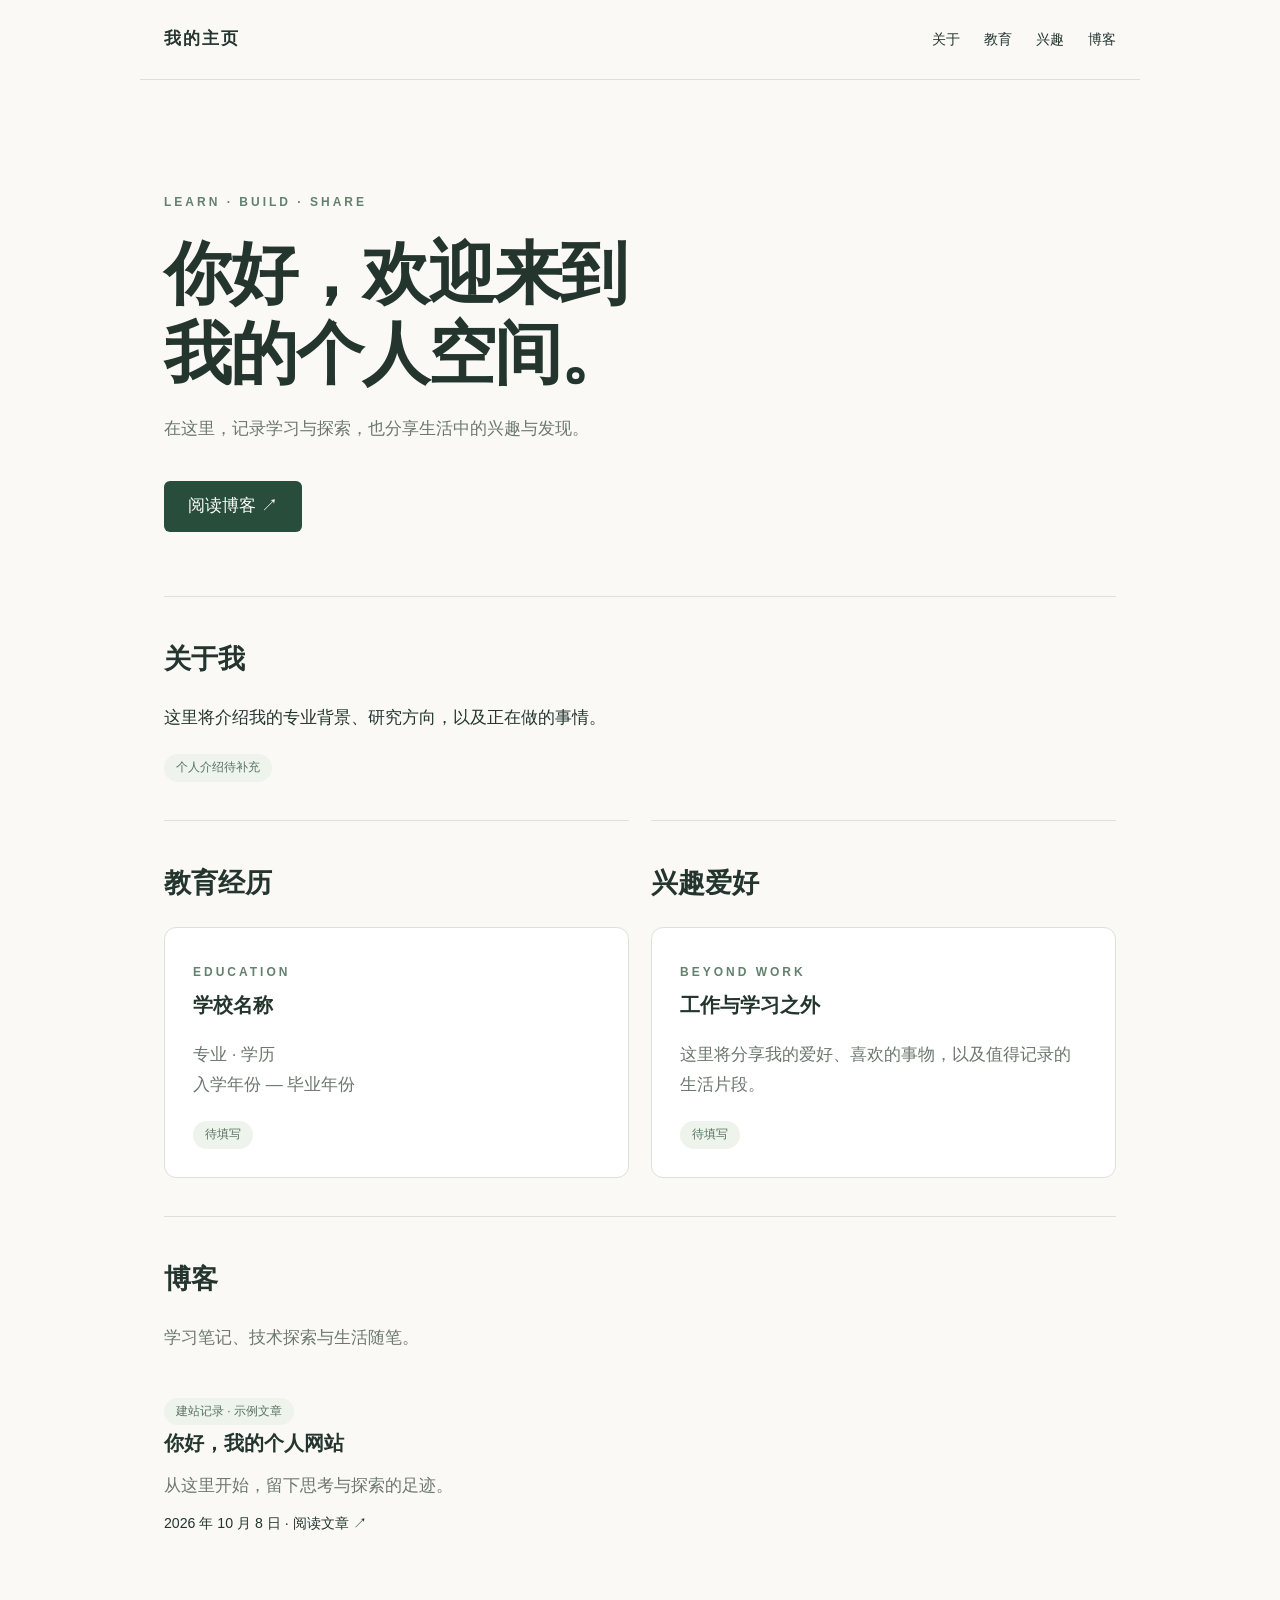
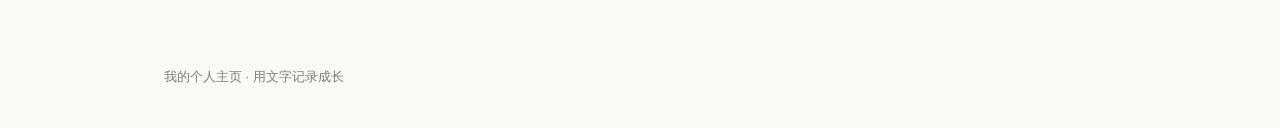
<file: index.html>
<!doctype html>
<html lang="zh-CN"><head><meta charset="utf-8"><meta name="viewport" content="width=device-width, initial-scale=1"><title>我的个人主页</title><meta name="description" content="个人主页：教育经历、兴趣爱好与博客。"><link rel="stylesheet" href="style.css"></head><body>
<header><a class="brand" href="index.html">我的主页</a><nav aria-label="主导航"><a href="#about">关于</a><a href="#education">教育</a><a href="#interests">兴趣</a><a href="#blog">博客</a></nav></header>
<main><div class="hero"><div class="eyebrow">LEARN · BUILD · SHARE</div><h1>你好，欢迎来到<br>我的个人空间。</h1><p class="muted">在这里，记录学习与探索，也分享生活中的兴趣与发现。</p><a class="button" href="#blog">阅读博客 ↗</a></div>
<section id="about"><h2>关于我</h2><p>这里将介绍我的专业背景、研究方向，以及正在做的事情。</p><span class="tag">个人介绍待补充</span></section>
<div class="grid"><section id="education"><h2>教育经历</h2><div class="card"><span class="eyebrow">EDUCATION</span><h3>学校名称</h3><p class="muted">专业 · 学历<br>入学年份 — 毕业年份</p><span class="tag">待填写</span></div></section><section id="interests"><h2>兴趣爱好</h2><div class="card"><span class="eyebrow">BEYOND WORK</span><h3>工作与学习之外</h3><p class="muted">这里将分享我的爱好、喜欢的事物，以及值得记录的生活片段。</p><span class="tag">待填写</span></div></section></div>
<section id="blog"><h2>博客</h2><p class="muted">学习笔记、技术探索与生活随笔。</p><a class="post" href="blog/hello-world.html"><span class="tag">建站记录 · 示例文章</span><h3>你好，我的个人网站</h3><p class="muted">从这里开始，留下思考与探索的足迹。</p><small>2026 年 10 月 8 日 · 阅读文章 ↗</small></a></section></main><footer>我的个人主页 · 用文字记录成长</footer></body></html>
</file>
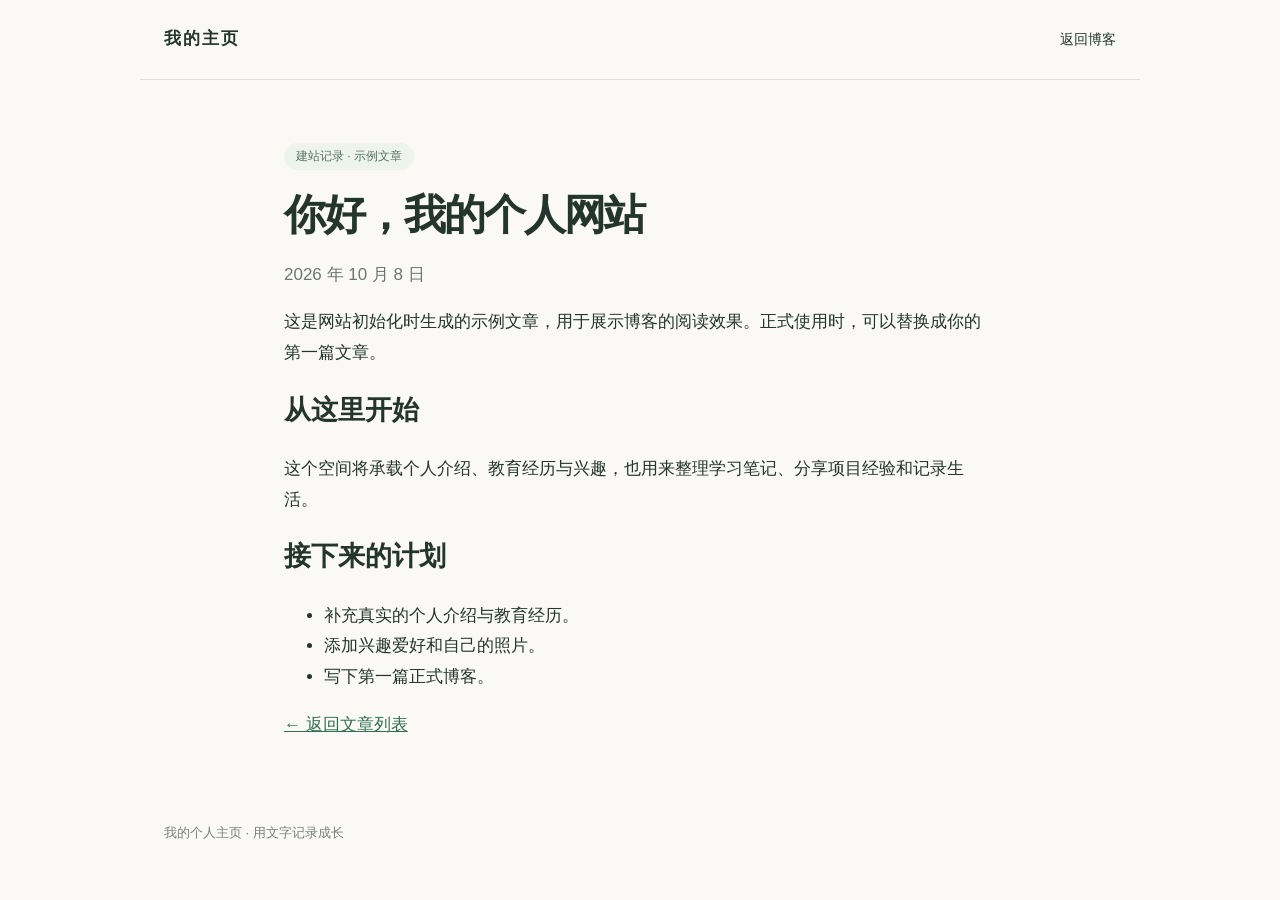
<file: blog/hello-world.html>
<!doctype html><html lang="zh-CN"><head><meta charset="utf-8"><meta name="viewport" content="width=device-width, initial-scale=1"><title>你好，我的个人网站 | 我的个人主页</title><link rel="stylesheet" href="../style.css"></head><body><header><a class="brand" href="../index.html">我的主页</a><nav><a href="../index.html#blog">返回博客</a></nav></header><main class="article"><span class="tag">建站记录 · 示例文章</span><h1>你好，我的个人网站</h1><p class="muted">2026 年 10 月 8 日</p><p>这是网站初始化时生成的示例文章，用于展示博客的阅读效果。正式使用时，可以替换成你的第一篇文章。</p><h2>从这里开始</h2><p>这个空间将承载个人介绍、教育经历与兴趣，也用来整理学习笔记、分享项目经验和记录生活。</p><h2>接下来的计划</h2><ul><li>补充真实的个人介绍与教育经历。</li><li>添加兴趣爱好和自己的照片。</li><li>写下第一篇正式博客。</li></ul><p><a href="../index.html#blog">← 返回文章列表</a></p></main><footer>我的个人主页 · 用文字记录成长</footer></body></html>
</file>
<file: style.css>
*{box-sizing:border-box}html{scroll-behavior:smooth}body{margin:0;background:#faf9f6;color:#24352e;font:17px/1.8 -apple-system,BlinkMacSystemFont,"Segoe UI",sans-serif}a{color:inherit;text-decoration:none}a:hover{text-decoration:underline}header,main,footer{max-width:1000px;margin:auto;padding:24px}header{display:flex;justify-content:space-between;align-items:center;border-bottom:1px solid #dce1d9}nav{display:flex;gap:24px;font-size:14px}.brand{font-weight:750;letter-spacing:2px}.hero{padding:88px 0 64px;max-width:750px}.eyebrow{font-size:12px;letter-spacing:3px;color:#63816d;font-weight:700}h1{font-size:clamp(38px,7vw,68px);line-height:1.18;letter-spacing:-2px;margin:20px 0}h2{font-size:27px;margin:0 0 20px}h3{margin:0 0 10px;font-size:20px}.muted{color:#6c786f}.button{display:inline-block;background:#284d3b;color:white;padding:10px 24px;border-radius:6px;margin-top:20px}.grid{display:grid;grid-template-columns:1fr 1fr;gap:22px}section{padding:38px 0;border-top:1px solid #dce1d9}.card{padding:28px;border:1px solid #dce1d9;border-radius:12px;background:#fff}.tag{display:inline-block;font-size:12px;color:#567362;background:#eef3eb;padding:3px 12px;border-radius:20px}.post{display:block;padding:24px 0}.post p{margin:6px 0}.article{max-width:760px;padding-top:60px}.article h1{font-size:42px}.article a{color:#336e4f;text-decoration:underline}code{background:#eef0ea;padding:3px 6px;border-radius:4px}footer{font-size:13px;color:#788278;padding-top:40px;padding-bottom:40px}@media(max-width:600px){header{align-items:flex-start;gap:20px}nav{gap:12px;flex-wrap:wrap}.grid{grid-template-columns:1fr}.hero{padding:55px 0}.card{padding:22px}}
</file>
